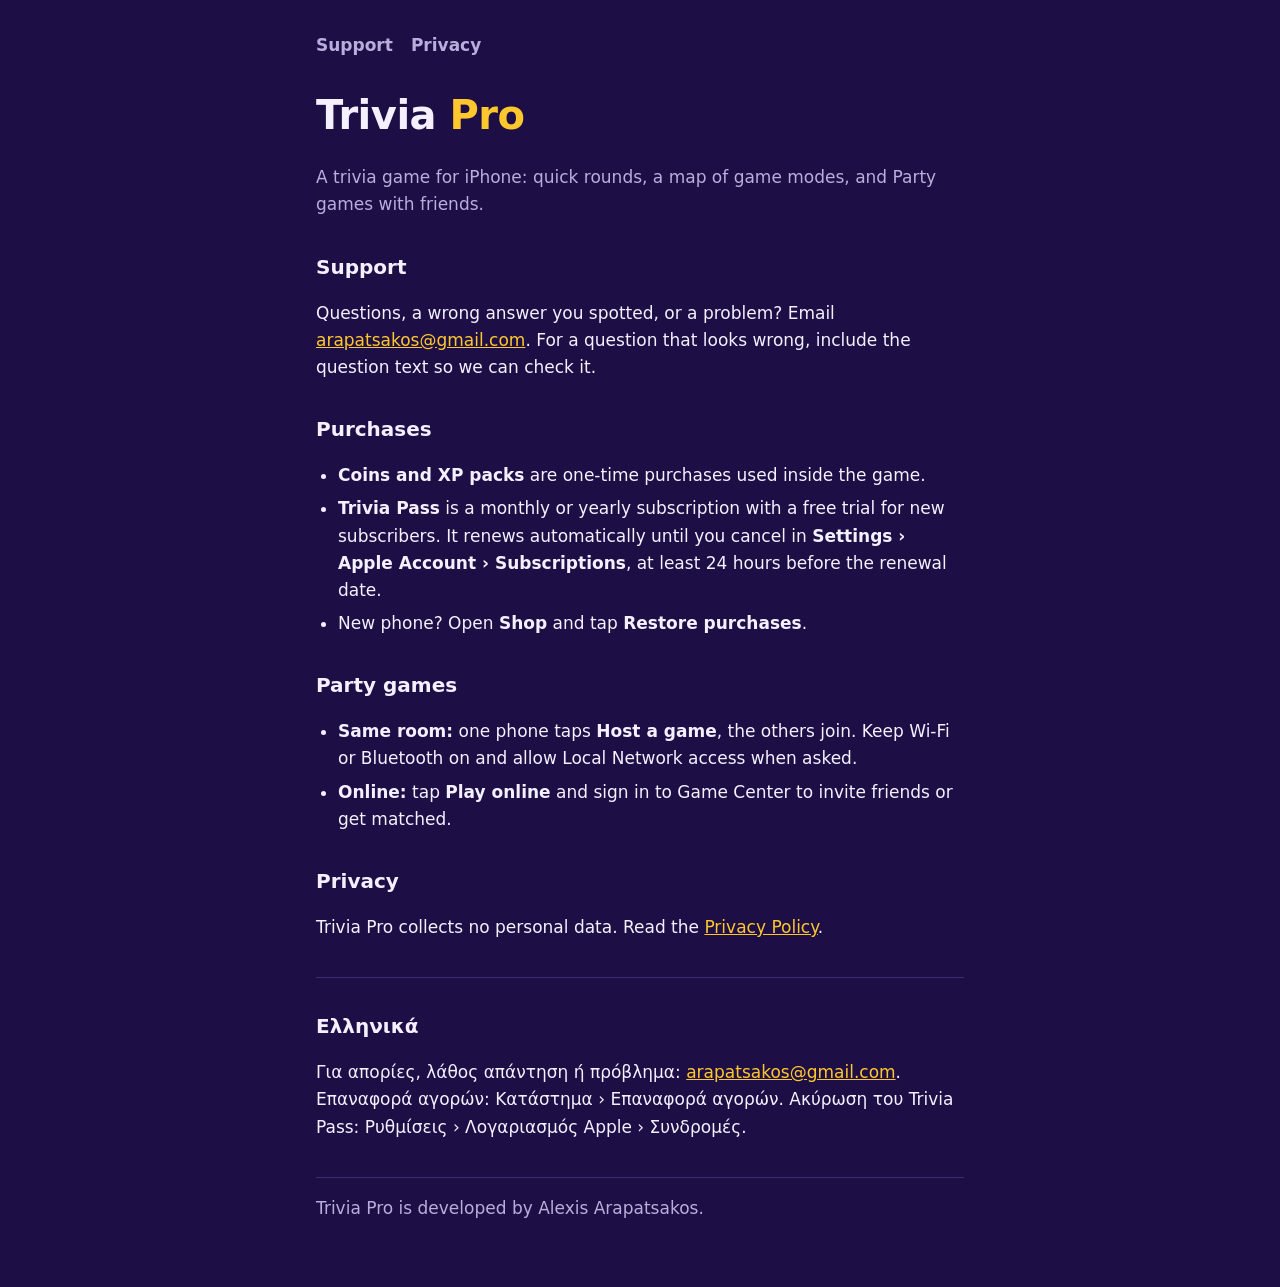
<file: index.html>
<!doctype html>
<html lang="en"><head><meta charset="utf-8"><meta name="viewport" content="width=device-width, initial-scale=1">
<title>Trivia Pro · Support</title><link rel="stylesheet" href="style.css"></head>
<body><main>
<nav><a href="index.html">Support</a><a href="privacy.html">Privacy</a></nav>
<h1>Trivia <span>Pro</span></h1>
<p class="dim">A trivia game for iPhone: quick rounds, a map of game modes, and Party games with friends.</p>

<h2>Support</h2>
<p>Questions, a wrong answer you spotted, or a problem? Email <a href="mailto:arapatsakos@gmail.com">arapatsakos@gmail.com</a>. For a question that looks wrong, include the question text so we can check it.</p>

<h2>Purchases</h2>
<ul>
<li><strong>Coins and XP packs</strong> are one-time purchases used inside the game.</li>
<li><strong>Trivia Pass</strong> is a monthly or yearly subscription with a free trial for new subscribers. It renews automatically until you cancel in <strong>Settings › Apple Account › Subscriptions</strong>, at least 24 hours before the renewal date.</li>
<li>New phone? Open <strong>Shop</strong> and tap <strong>Restore purchases</strong>.</li>
</ul>

<h2>Party games</h2>
<ul>
<li><strong>Same room:</strong> one phone taps <strong>Host a game</strong>, the others join. Keep Wi-Fi or Bluetooth on and allow Local Network access when asked.</li>
<li><strong>Online:</strong> tap <strong>Play online</strong> and sign in to Game Center to invite friends or get matched.</li>
</ul>

<h2>Privacy</h2>
<p>Trivia Pro collects no personal data. Read the <a href="privacy.html">Privacy Policy</a>.</p>

<hr>
<h2>Ελληνικά</h2>
<p>Για απορίες, λάθος απάντηση ή πρόβλημα: <a href="mailto:arapatsakos@gmail.com">arapatsakos@gmail.com</a>. Επαναφορά αγορών: Κατάστημα › Επαναφορά αγορών. Ακύρωση του Trivia Pass: Ρυθμίσεις › Λογαριασμός Apple › Συνδρομές.</p>

<hr><p class="dim">Trivia Pro is developed by Alexis Arapatsakos.</p>
</main></body></html>
</file>
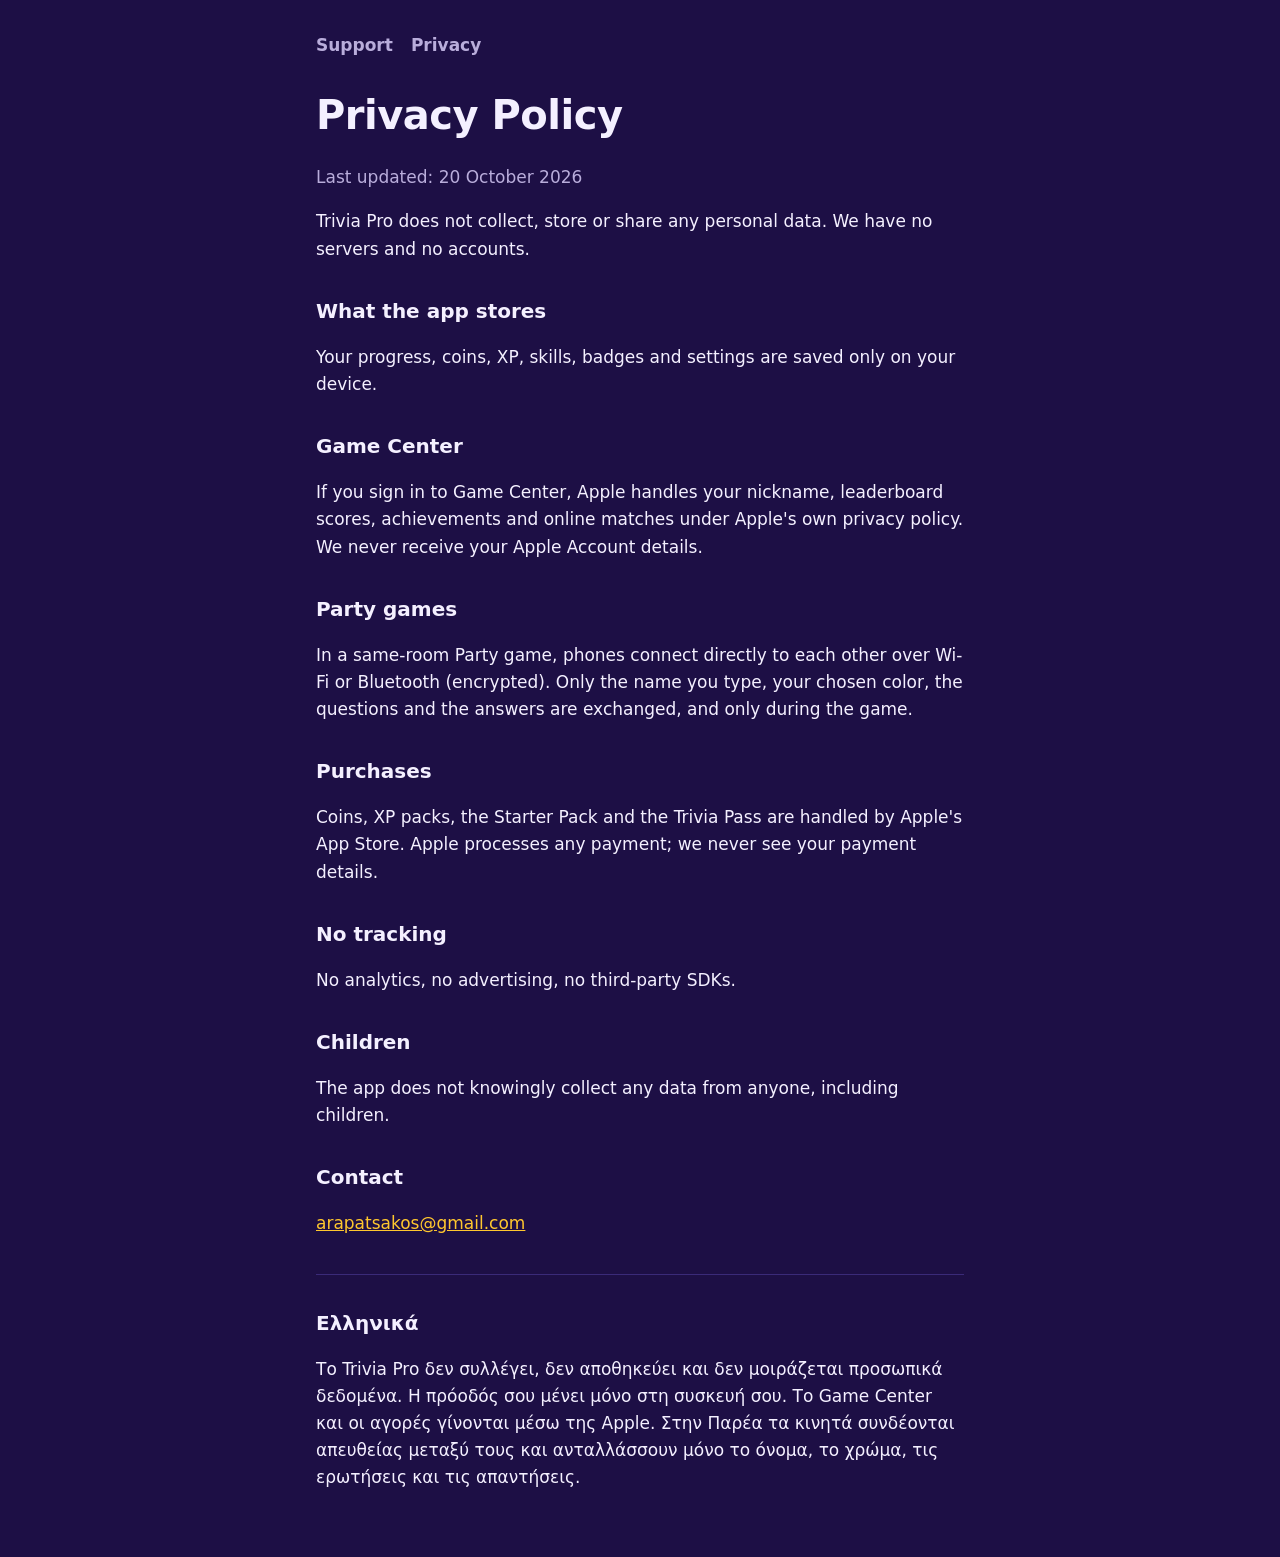
<file: privacy.html>
<!doctype html>
<html lang="en"><head><meta charset="utf-8"><meta name="viewport" content="width=device-width, initial-scale=1">
<title>Trivia Pro · Privacy Policy</title><link rel="stylesheet" href="style.css"></head>
<body><main>
<nav><a href="index.html">Support</a><a href="privacy.html">Privacy</a></nav>
<h1>Privacy Policy</h1>
<p class="dim">Last updated: 20 October 2026</p>
<p>Trivia Pro does not collect, store or share any personal data. We have no servers and no accounts.</p>

<h2>What the app stores</h2>
<p>Your progress, coins, XP, skills, badges and settings are saved only on your device.</p>

<h2>Game Center</h2>
<p>If you sign in to Game Center, Apple handles your nickname, leaderboard scores, achievements and online matches under Apple's own privacy policy. We never receive your Apple Account details.</p>

<h2>Party games</h2>
<p>In a same-room Party game, phones connect directly to each other over Wi-Fi or Bluetooth (encrypted). Only the name you type, your chosen color, the questions and the answers are exchanged, and only during the game.</p>

<h2>Purchases</h2>
<p>Coins, XP packs, the Starter Pack and the Trivia Pass are handled by Apple's App Store. Apple processes any payment; we never see your payment details.</p>

<h2>No tracking</h2>
<p>No analytics, no advertising, no third-party SDKs.</p>

<h2>Children</h2>
<p>The app does not knowingly collect any data from anyone, including children.</p>

<h2>Contact</h2>
<p><a href="mailto:arapatsakos@gmail.com">arapatsakos@gmail.com</a></p>

<hr>
<h2>Ελληνικά</h2>
<p>Το Trivia Pro δεν συλλέγει, δεν αποθηκεύει και δεν μοιράζεται προσωπικά δεδομένα. Η πρόοδός σου μένει μόνο στη συσκευή σου. Το Game Center και οι αγορές γίνονται μέσω της Apple. Στην Παρέα τα κινητά συνδέονται απευθείας μεταξύ τους και ανταλλάσσουν μόνο το όνομα, το χρώμα, τις ερωτήσεις και τις απαντήσεις.</p>
</main></body></html>
</file>
<file: style.css>
/* 20/10/2026: σελίδες υποστήριξης/απορρήτου του Trivia Pro (GitHub Pages arapatsakos/triviapro). Μωβ έναστρο θέμα όπως η εφαρμογή. */
:root{--bg:#1d0f45;--fg:#f4f0ff;--dim:#b9addb;--gold:#ffc72e;--card:#2a1760}
*{box-sizing:border-box}body{margin:0;background:var(--bg);color:var(--fg);font:17px/1.6 -apple-system,system-ui,sans-serif}
main{max-width:680px;margin:0 auto;padding:32px 16px 48px}
nav{display:flex;gap:18px;margin-bottom:24px}nav a{color:var(--dim);text-decoration:none;font-weight:600}nav a:hover{color:var(--fg)}
h1{font-size:40px;margin:0 0 4px;letter-spacing:-.5px}h1 span{color:var(--gold)}h2{font-size:20px;margin-top:32px}
a{color:var(--gold)}.dim{color:var(--dim)}ul{padding-left:22px}li{margin:6px 0}hr{border:0;border-top:1px solid #3a2a78;margin:36px 0 16px}
</file>
